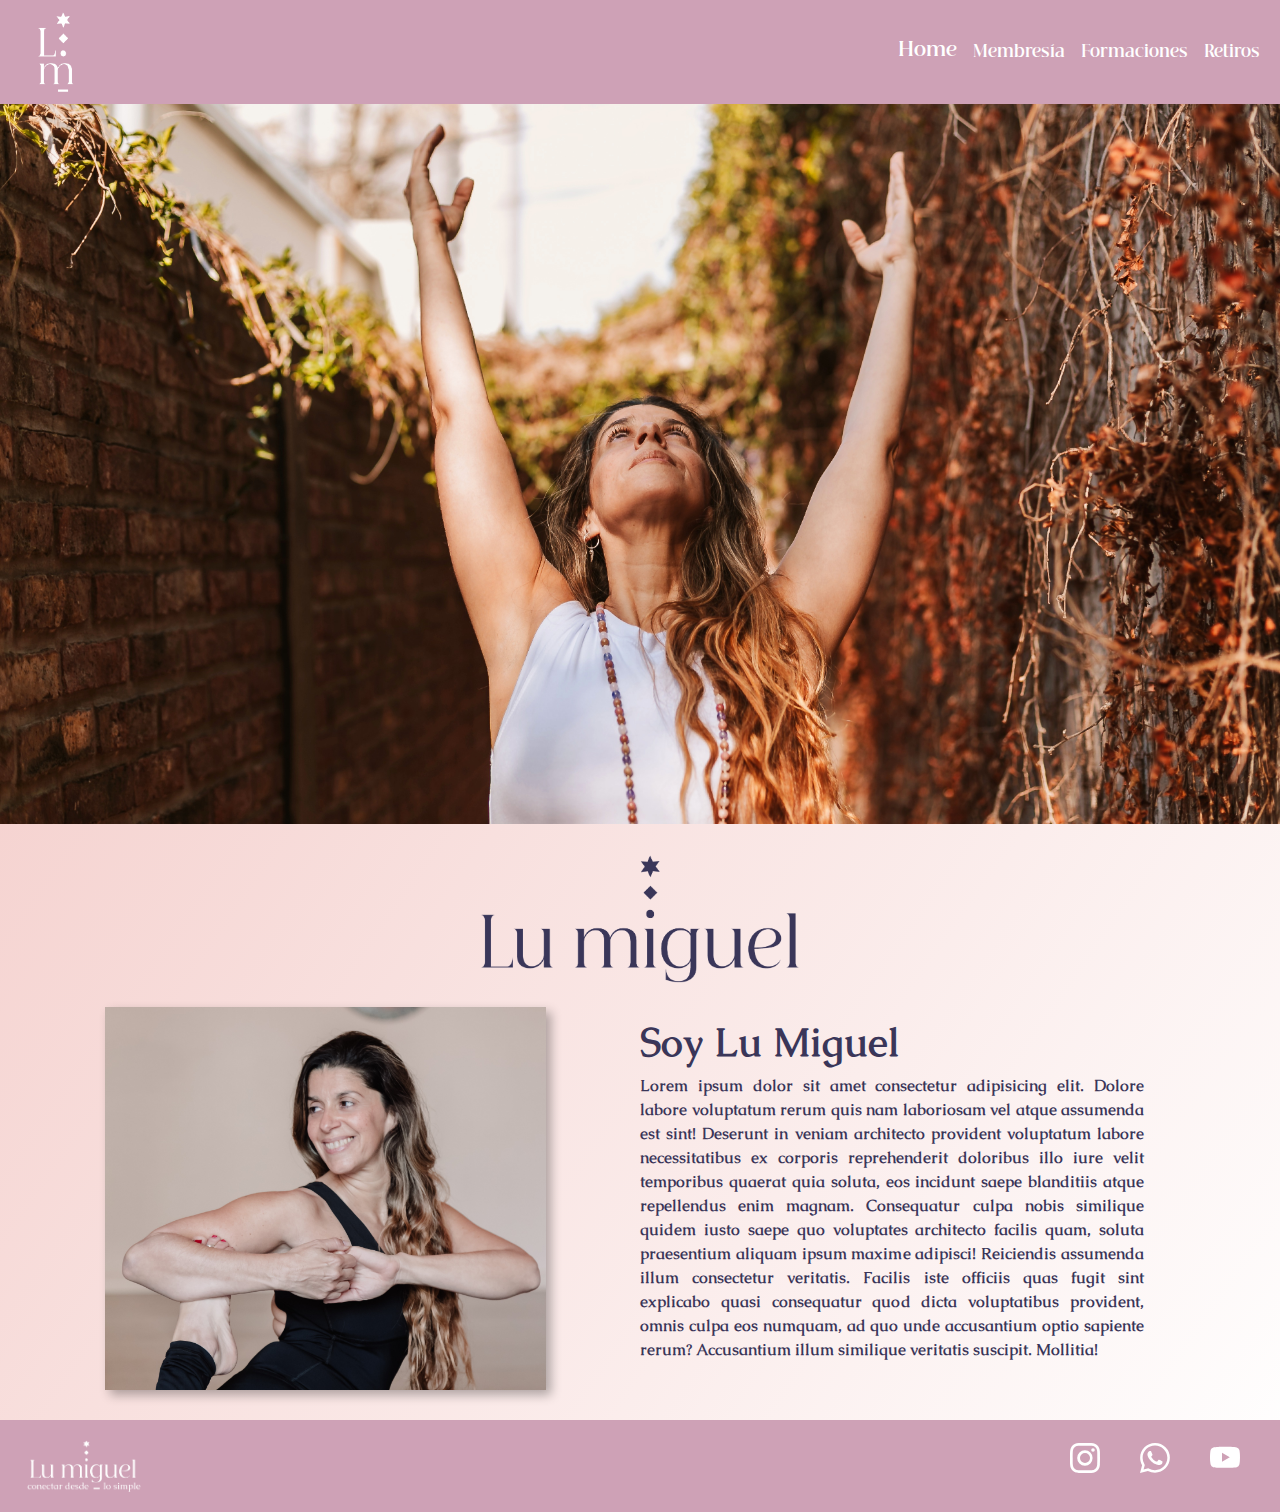
<file: index.html>
<!DOCTYPE html>
<html lang="en">
<head>
    <meta charset="UTF-8">
    <meta name="viewport" content="width=device-width, initial-scale=1.0">
    <link href="https://cdn.jsdelivr.net/npm/bootstrap@5.3.3/dist/css/bootstrap.min.css" rel="stylesheet" integrity="sha384-QWTKZyjpPEjISv5WaRU9OFeRpok6YctnYmDr5pNlyT2bRjXh0JMhjY6hW+ALEwIH" crossorigin="anonymous">
    <link rel="stylesheet" href="./css/style.css">
    <title>Soy Lu Miguel</title>
</head>
<body>
    <header>
        <nav class="navbar navbar-expand-lg bg_header">
            <div class="container-fluid">
                <a class="logo_nav" href="./index.html">
                    <img src="./images/logo_blanco.png" alt="Logo Lu Miguel">
                </a>
                <button class="burguer" type="button" data-bs-toggle="collapse" data-bs-target="#navbarSupportedContent" aria-controls="navbarSupportedContent" aria-expanded="false" aria-label="Toggle navigation">
                    <svg xmlns="http://www.w3.org/2000/svg" fill="currentColor" class="bi bi-list burguer" viewBox="0 0 16 16">
                        <path class="color_icon" fill-rule="evenodd" d="M2.5 12a.5.5 0 0 1 .5-.5h10a.5.5 0 0 1 0 1H3a.5.5 0 0 1-.5-.5m0-4a.5.5 0 0 1 .5-.5h10a.5.5 0 0 1 0 1H3a.5.5 0 0 1-.5-.5m0-4a.5.5 0 0 1 .5-.5h10a.5.5 0 0 1 0 1H3a.5.5 0 0 1-.5-.5"/>
                    </svg>
                </button>
                <div class="collapse navbar-collapse" id="navbarSupportedContent">
                    <ul class="navbar-nav me-auto mb-2 mb-lg-0 link_header">
                        <li class="nav-item">
                            <a class="nav-link link_active" href="./index.html">Home</a>
                        </li>
                        <li class="nav-item">
                            <a class="nav-link" href="./pages/membresia.html">Membresía</a>
                        </li>
                        <li class="nav-item">
                            <a class="nav-link" href="./pages/formaciones.html">Formaciones</a>
                        </li>
                        <li class="nav-item">
                            <a class="nav-link" href="./pages/retiros.html">Retiros</a>
                        </li>
                    </ul>
                </div>
            </div>
        </nav>
        <div class="cover_home">
        </div>
    </header>

    <main>
        <div class="flexcolumn">
            <img src="./images/logo_home.png" class="img_logoHome" alt="Logo Lu Miguel">            
        </div>
        <section class="main_section">
                <div class="flexcolumn">
                    <img src="./images/luMiguel_home.jpg" class="img_mainHome" alt="Lu Miguel en postura de yoga">
                </div>                
                <div>
                    <h1>
                        Soy Lu Miguel
                    </h1>
                    <p>
                        Lorem ipsum dolor sit amet consectetur adipisicing elit. Dolore labore voluptatum rerum quis nam laboriosam vel atque assumenda est sint! Deserunt in veniam architecto provident voluptatum labore necessitatibus ex corporis reprehenderit doloribus illo iure velit temporibus quaerat quia soluta, eos incidunt saepe blanditiis atque repellendus enim magnam. Consequatur culpa nobis similique quidem iusto saepe quo voluptates architecto facilis quam, soluta praesentium aliquam ipsum maxime adipisci! Reiciendis assumenda illum consectetur veritatis. Facilis iste officiis quas fugit sint explicabo quasi consequatur quod dicta voluptatibus provident, omnis culpa eos numquam, ad quo unde accusantium optio sapiente rerum? Accusantium illum similique veritatis suscipit. Mollitia!
                    </p>
                </div>      
        </section>
    </main>
    
    <footer>
        <div>
            <img src="./images/logo_footer.png" class="logo_footer" alt="Lu Miguel - Conectar desde lo simple">
            <div>
                <ul>
                    <li>
                        <a href="https://www.instagram.com/lu_miguel33/" target="_blank">
                            <svg xmlns="http://www.w3.org/2000/svg" fill="currentColor" class="bi bi-instagram" viewBox="0 0 16 16">
                                <path class="color_icon" d="M8 0C5.829 0 5.556.01 4.703.048 3.85.088 3.269.222 2.76.42a3.9 3.9 0 0 0-1.417.923A3.9 3.9 0 0 0 .42 2.76C.222 3.268.087 3.85.048 4.7.01 5.555 0 5.827 0 8.001c0 2.172.01 2.444.048 3.297.04.852.174 1.433.372 1.942.205.526.478.972.923 1.417.444.445.89.719 1.416.923.51.198 1.09.333 1.942.372C5.555 15.99 5.827 16 8 16s2.444-.01 3.298-.048c.851-.04 1.434-.174 1.943-.372a3.9 3.9 0 0 0 1.416-.923c.445-.445.718-.891.923-1.417.197-.509.332-1.09.372-1.942C15.99 10.445 16 10.173 16 8s-.01-2.445-.048-3.299c-.04-.851-.175-1.433-.372-1.941a3.9 3.9 0 0 0-.923-1.417A3.9 3.9 0 0 0 13.24.42c-.51-.198-1.092-.333-1.943-.372C10.443.01 10.172 0 7.998 0zm-.717 1.442h.718c2.136 0 2.389.007 3.232.046.78.035 1.204.166 1.486.275.373.145.64.319.92.599s.453.546.598.92c.11.281.24.705.275 1.485.039.843.047 1.096.047 3.231s-.008 2.389-.047 3.232c-.035.78-.166 1.203-.275 1.485a2.5 2.5 0 0 1-.599.919c-.28.28-.546.453-.92.598-.28.11-.704.24-1.485.276-.843.038-1.096.047-3.232.047s-2.39-.009-3.233-.047c-.78-.036-1.203-.166-1.485-.276a2.5 2.5 0 0 1-.92-.598 2.5 2.5 0 0 1-.6-.92c-.109-.281-.24-.705-.275-1.485-.038-.843-.046-1.096-.046-3.233s.008-2.388.046-3.231c.036-.78.166-1.204.276-1.486.145-.373.319-.64.599-.92s.546-.453.92-.598c.282-.11.705-.24 1.485-.276.738-.034 1.024-.044 2.515-.045zm4.988 1.328a.96.96 0 1 0 0 1.92.96.96 0 0 0 0-1.92m-4.27 1.122a4.109 4.109 0 1 0 0 8.217 4.109 4.109 0 0 0 0-8.217m0 1.441a2.667 2.667 0 1 1 0 5.334 2.667 2.667 0 0 1 0-5.334"/>
                            </svg>
                        </a>                        
                    </li>
                    <li>
                        <a href="https://api.whatsapp.com/send/?phone=5493424279102&text&type=phone_number&app_absent=0" target="_blank">
                            <svg xmlns="http://www.w3.org/2000/svg" fill="currentColor" class="bi bi-whatsapp" viewBox="0 0 16 16">
                                <path class="color_icon" d="M13.601 2.326A7.85 7.85 0 0 0 7.994 0C3.627 0 .068 3.558.064 7.926c0 1.399.366 2.76 1.057 3.965L0 16l4.204-1.102a7.9 7.9 0 0 0 3.79.965h.004c4.368 0 7.926-3.558 7.93-7.93A7.9 7.9 0 0 0 13.6 2.326zM7.994 14.521a6.6 6.6 0 0 1-3.356-.92l-.24-.144-2.494.654.666-2.433-.156-.251a6.56 6.56 0 0 1-1.007-3.505c0-3.626 2.957-6.584 6.591-6.584a6.56 6.56 0 0 1 4.66 1.931 6.56 6.56 0 0 1 1.928 4.66c-.004 3.639-2.961 6.592-6.592 6.592m3.615-4.934c-.197-.099-1.17-.578-1.353-.646-.182-.065-.315-.099-.445.099-.133.197-.513.646-.627.775-.114.133-.232.148-.43.05-.197-.1-.836-.308-1.592-.985-.59-.525-.985-1.175-1.103-1.372-.114-.198-.011-.304.088-.403.087-.088.197-.232.296-.346.1-.114.133-.198.198-.33.065-.134.034-.248-.015-.347-.05-.099-.445-1.076-.612-1.47-.16-.389-.323-.335-.445-.34-.114-.007-.247-.007-.38-.007a.73.73 0 0 0-.529.247c-.182.198-.691.677-.691 1.654s.71 1.916.81 2.049c.098.133 1.394 2.132 3.383 2.992.47.205.84.326 1.129.418.475.152.904.129 1.246.08.38-.058 1.171-.48 1.338-.943.164-.464.164-.86.114-.943-.049-.084-.182-.133-.38-.232"/>
                            </svg>
                        </a>
                    </li>
                    <li>
                        <a href="https://www.youtube.com/" target="_blank">
                            <svg xmlns="http://www.w3.org/2000/svg" fill="currentColor" class="bi bi-youtube" viewBox="0 0 16 16">
                                <path class="color_icon" d="M8.051 1.999h.089c.822.003 4.987.033 6.11.335a2.01 2.01 0 0 1 1.415 1.42c.101.38.172.883.22 1.402l.01.104.022.26.008.104c.065.914.073 1.77.074 1.957v.075c-.001.194-.01 1.108-.082 2.06l-.008.105-.009.104c-.05.572-.124 1.14-.235 1.558a2.01 2.01 0 0 1-1.415 1.42c-1.16.312-5.569.334-6.18.335h-.142c-.309 0-1.587-.006-2.927-.052l-.17-.006-.087-.004-.171-.007-.171-.007c-1.11-.049-2.167-.128-2.654-.26a2.01 2.01 0 0 1-1.415-1.419c-.111-.417-.185-.986-.235-1.558L.09 9.82l-.008-.104A31 31 0 0 1 0 7.68v-.123c.002-.215.01-.958.064-1.778l.007-.103.003-.052.008-.104.022-.26.01-.104c.048-.519.119-1.023.22-1.402a2.01 2.01 0 0 1 1.415-1.42c.487-.13 1.544-.21 2.654-.26l.17-.007.172-.006.086-.003.171-.007A100 100 0 0 1 7.858 2zM6.4 5.209v4.818l4.157-2.408z"/>
                            </svg>
                        </a>
                    </li>
                </ul>
            </div>
        </div>
    </footer>
    <script src="https://cdn.jsdelivr.net/npm/bootstrap@5.3.3/dist/js/bootstrap.bundle.min.js" integrity="sha384-YvpcrYf0tY3lHB60NNkmXc5s9fDVZLESaAA55NDzOxhy9GkcIdslK1eN7N6jIeHz" crossorigin="anonymous"></script>
</body>
</html>
</file>
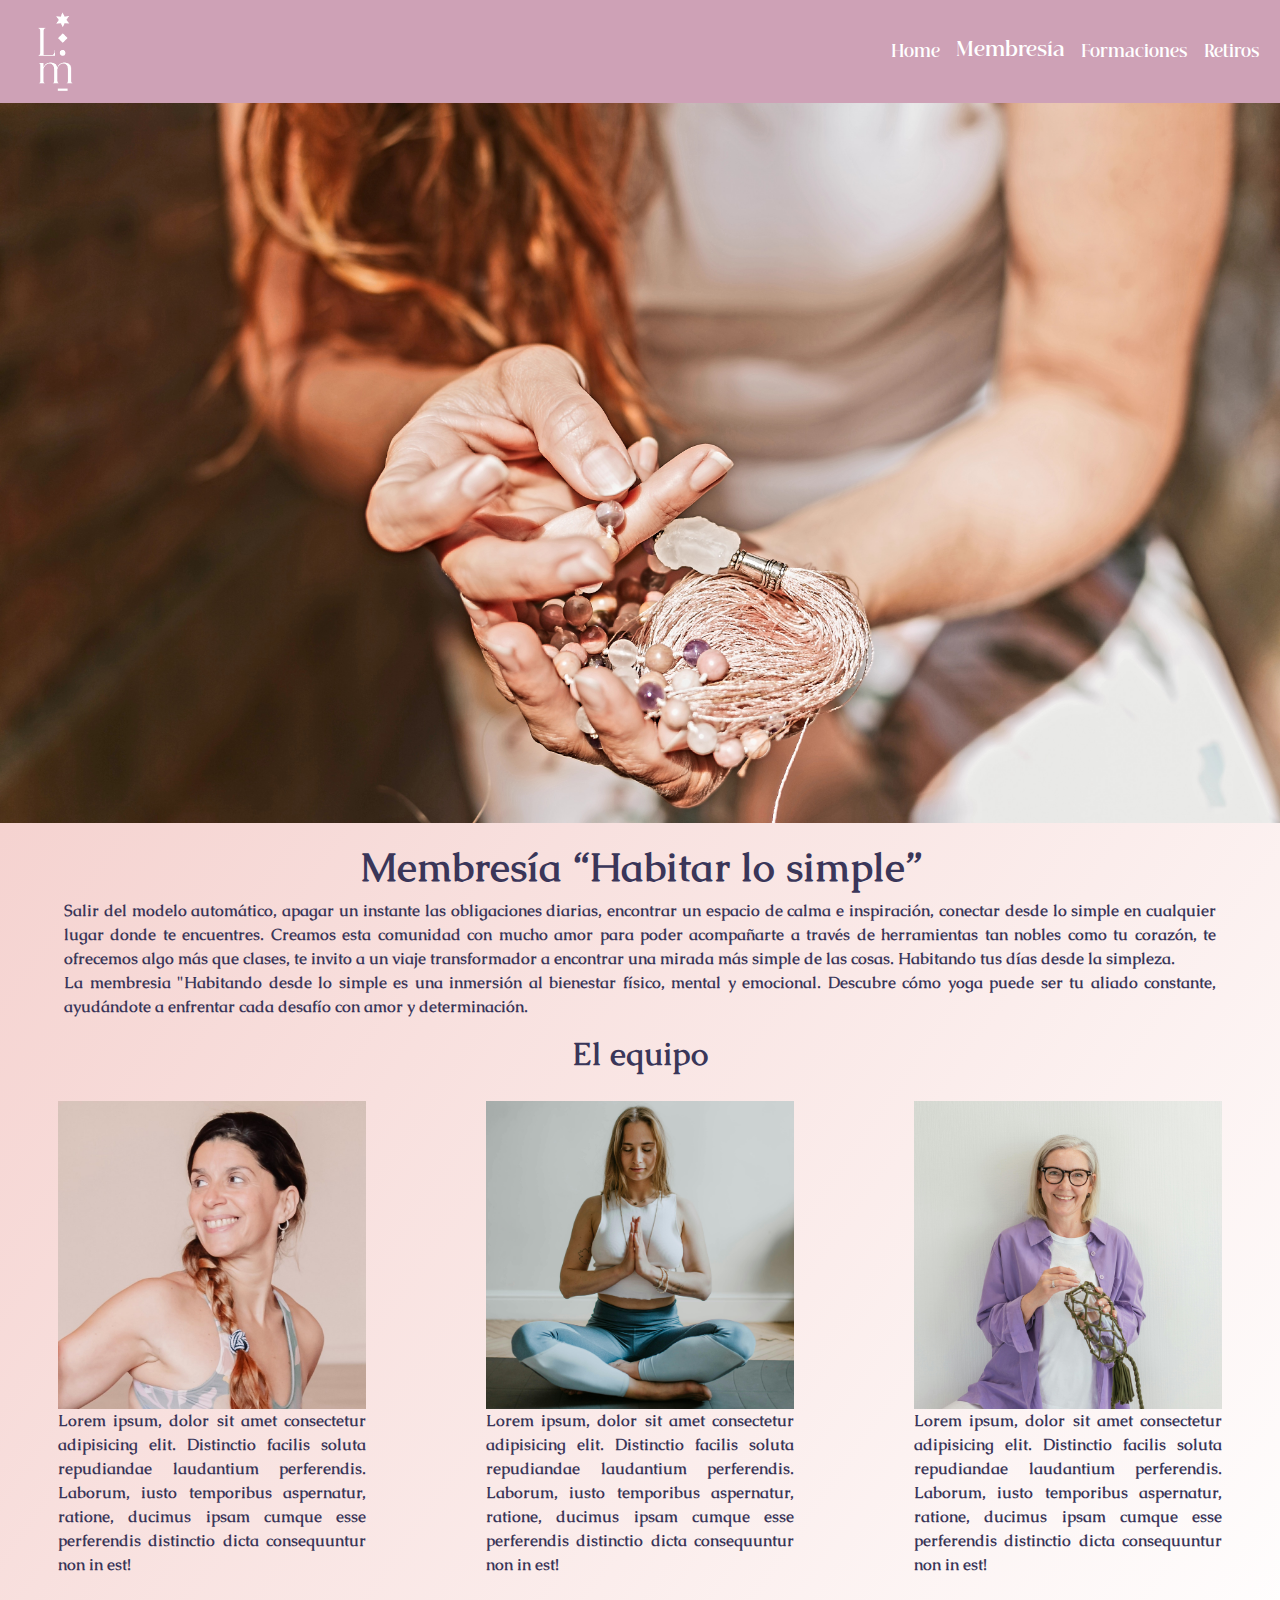
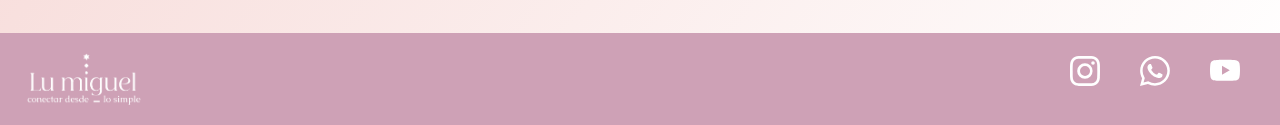
<file: pages/membresia.html>
<!DOCTYPE html>
<html lang="en">
<head>
    <meta charset="UTF-8">
    <meta name="viewport" content="width=device-width, initial-scale=1.0">
    <link href="https://cdn.jsdelivr.net/npm/bootstrap@5.3.3/dist/css/bootstrap.min.css" rel="stylesheet" integrity="sha384-QWTKZyjpPEjISv5WaRU9OFeRpok6YctnYmDr5pNlyT2bRjXh0JMhjY6hW+ALEwIH" crossorigin="anonymous">
    <link rel="stylesheet" href="../css/style.css">
    <title>Membresia</title>
</head>
<body>
    <header>
        <nav class="navbar navbar-expand-lg bg_header">
            <div class="container-fluid">
                <a class="logo_nav" href="../index.html">
                    <img src="../images/logo_blanco.png" alt="Logo Lu Miguel">
                </a>
                <button class="burguer" type="button" data-bs-toggle="collapse" data-bs-target="#navbarSupportedContent" aria-controls="navbarSupportedContent" aria-expanded="false" aria-label="Toggle navigation">
                    <svg xmlns="http://www.w3.org/2000/svg" fill="currentColor" class="bi bi-list burguer" viewBox="0 0 16 16">
                        <path class="color_icon" fill-rule="evenodd" d="M2.5 12a.5.5 0 0 1 .5-.5h10a.5.5 0 0 1 0 1H3a.5.5 0 0 1-.5-.5m0-4a.5.5 0 0 1 .5-.5h10a.5.5 0 0 1 0 1H3a.5.5 0 0 1-.5-.5m0-4a.5.5 0 0 1 .5-.5h10a.5.5 0 0 1 0 1H3a.5.5 0 0 1-.5-.5"/>
                    </svg>
                </button>
                <div class="collapse navbar-collapse" id="navbarSupportedContent">
                    <ul class="navbar-nav me-auto mb-2 mb-lg-0 link_header">
                        <li class="nav-item">
                            <a class="nav-link" href="../index.html">Home</a>
                        </li>
                        <li class="nav-item">
                            <a class="nav-link link_active" href="./membresia.html">Membresía</a>
                        </li>
                        <li class="nav-item">
                            <a class="nav-link" href="./formaciones.html">Formaciones</a>
                        </li>
                        <li class="nav-item">
                            <a class="nav-link" href="./retiros.html">Retiros</a>
                        </li>
                    </ul>
                </div>
            </div>
        </nav>
        <div class="cover_membresia">
        </div>
    </header>

    <main >
        <section class="presentacion_membresia">
            <h1> Membresía “Habitar lo simple” </h1>
            <p>
                Salir del modelo automático, apagar un instante las obligaciones diarias, encontrar un espacio de calma e inspiración, conectar desde lo simple en cualquier lugar donde te encuentres.
                Creamos esta comunidad con mucho amor para poder acompañarte a través de herramientas tan nobles como tu corazón, te ofrecemos algo más que clases, te invito a un viaje transformador a encontrar una mirada más simple de las cosas. Habitando tus días desde la simpleza.
                <br>
                La membresia "Habitando desde lo simple es una inmersión al bienestar físico, mental y emocional. Descubre cómo yoga puede ser tu aliado constante, ayudándote a enfrentar cada desafío con amor y determinación.
            </p>
        </section>
        
        <section >
            <h2>
                El equipo
            </h2>
            <div class="equipo_membresia">
                <div>
                    <img src="../images/equipo_LuMiguel.jpg" alt="Lu Miguel">
                    <p>
                        Lorem ipsum, dolor sit amet consectetur adipisicing elit. Distinctio facilis soluta repudiandae laudantium perferendis. Laborum, iusto temporibus aspernatur, ratione, ducimus ipsam cumque esse perferendis distinctio dicta consequuntur non in est!
                    </p>
                </div>
                <div>
                    <img src="../images/equipo_2.jpg" alt="">
                    <p>
                        Lorem ipsum, dolor sit amet consectetur adipisicing elit. Distinctio facilis soluta repudiandae laudantium perferendis. Laborum, iusto temporibus aspernatur, ratione, ducimus ipsam cumque esse perferendis distinctio dicta consequuntur non in est!
                    </p>
                </div>
                <div>
                    <img src="../images/equipo_3.jpg" alt="">
                    <p>
                        Lorem ipsum, dolor sit amet consectetur adipisicing elit. Distinctio facilis soluta repudiandae laudantium perferendis. Laborum, iusto temporibus aspernatur, ratione, ducimus ipsam cumque esse perferendis distinctio dicta consequuntur non in est!
                    </p>
                </div>
            </div>
        </section>


    </main>

    <footer>
        <div>
            <img src="../images/logo_footer.png" class="logo_footer" alt="Lu Miguel - Conectar desde lo simple">
            <div>
                <ul>
                    <li>
                        <a href="https://www.instagram.com/lu_miguel33/" target="_blank">
                            <svg xmlns="http://www.w3.org/2000/svg" fill="currentColor" class="bi bi-instagram" viewBox="0 0 16 16">
                                <path class="color_icon" d="M8 0C5.829 0 5.556.01 4.703.048 3.85.088 3.269.222 2.76.42a3.9 3.9 0 0 0-1.417.923A3.9 3.9 0 0 0 .42 2.76C.222 3.268.087 3.85.048 4.7.01 5.555 0 5.827 0 8.001c0 2.172.01 2.444.048 3.297.04.852.174 1.433.372 1.942.205.526.478.972.923 1.417.444.445.89.719 1.416.923.51.198 1.09.333 1.942.372C5.555 15.99 5.827 16 8 16s2.444-.01 3.298-.048c.851-.04 1.434-.174 1.943-.372a3.9 3.9 0 0 0 1.416-.923c.445-.445.718-.891.923-1.417.197-.509.332-1.09.372-1.942C15.99 10.445 16 10.173 16 8s-.01-2.445-.048-3.299c-.04-.851-.175-1.433-.372-1.941a3.9 3.9 0 0 0-.923-1.417A3.9 3.9 0 0 0 13.24.42c-.51-.198-1.092-.333-1.943-.372C10.443.01 10.172 0 7.998 0zm-.717 1.442h.718c2.136 0 2.389.007 3.232.046.78.035 1.204.166 1.486.275.373.145.64.319.92.599s.453.546.598.92c.11.281.24.705.275 1.485.039.843.047 1.096.047 3.231s-.008 2.389-.047 3.232c-.035.78-.166 1.203-.275 1.485a2.5 2.5 0 0 1-.599.919c-.28.28-.546.453-.92.598-.28.11-.704.24-1.485.276-.843.038-1.096.047-3.232.047s-2.39-.009-3.233-.047c-.78-.036-1.203-.166-1.485-.276a2.5 2.5 0 0 1-.92-.598 2.5 2.5 0 0 1-.6-.92c-.109-.281-.24-.705-.275-1.485-.038-.843-.046-1.096-.046-3.233s.008-2.388.046-3.231c.036-.78.166-1.204.276-1.486.145-.373.319-.64.599-.92s.546-.453.92-.598c.282-.11.705-.24 1.485-.276.738-.034 1.024-.044 2.515-.045zm4.988 1.328a.96.96 0 1 0 0 1.92.96.96 0 0 0 0-1.92m-4.27 1.122a4.109 4.109 0 1 0 0 8.217 4.109 4.109 0 0 0 0-8.217m0 1.441a2.667 2.667 0 1 1 0 5.334 2.667 2.667 0 0 1 0-5.334"/>
                            </svg>
                        </a>                        
                    </li>
                    <li>
                        <a href="https://api.whatsapp.com/send/?phone=5493424279102&text&type=phone_number&app_absent=0" target="_blank">
                            <svg xmlns="http://www.w3.org/2000/svg" fill="currentColor" class="bi bi-whatsapp" viewBox="0 0 16 16">
                                <path class="color_icon" d="M13.601 2.326A7.85 7.85 0 0 0 7.994 0C3.627 0 .068 3.558.064 7.926c0 1.399.366 2.76 1.057 3.965L0 16l4.204-1.102a7.9 7.9 0 0 0 3.79.965h.004c4.368 0 7.926-3.558 7.93-7.93A7.9 7.9 0 0 0 13.6 2.326zM7.994 14.521a6.6 6.6 0 0 1-3.356-.92l-.24-.144-2.494.654.666-2.433-.156-.251a6.56 6.56 0 0 1-1.007-3.505c0-3.626 2.957-6.584 6.591-6.584a6.56 6.56 0 0 1 4.66 1.931 6.56 6.56 0 0 1 1.928 4.66c-.004 3.639-2.961 6.592-6.592 6.592m3.615-4.934c-.197-.099-1.17-.578-1.353-.646-.182-.065-.315-.099-.445.099-.133.197-.513.646-.627.775-.114.133-.232.148-.43.05-.197-.1-.836-.308-1.592-.985-.59-.525-.985-1.175-1.103-1.372-.114-.198-.011-.304.088-.403.087-.088.197-.232.296-.346.1-.114.133-.198.198-.33.065-.134.034-.248-.015-.347-.05-.099-.445-1.076-.612-1.47-.16-.389-.323-.335-.445-.34-.114-.007-.247-.007-.38-.007a.73.73 0 0 0-.529.247c-.182.198-.691.677-.691 1.654s.71 1.916.81 2.049c.098.133 1.394 2.132 3.383 2.992.47.205.84.326 1.129.418.475.152.904.129 1.246.08.38-.058 1.171-.48 1.338-.943.164-.464.164-.86.114-.943-.049-.084-.182-.133-.38-.232"/>
                            </svg>
                        </a>
                    </li>
                    <li>
                        <a href="https://www.youtube.com/" target="_blank">
                            <svg xmlns="http://www.w3.org/2000/svg" fill="currentColor" class="bi bi-youtube" viewBox="0 0 16 16">
                                <path class="color_icon" d="M8.051 1.999h.089c.822.003 4.987.033 6.11.335a2.01 2.01 0 0 1 1.415 1.42c.101.38.172.883.22 1.402l.01.104.022.26.008.104c.065.914.073 1.77.074 1.957v.075c-.001.194-.01 1.108-.082 2.06l-.008.105-.009.104c-.05.572-.124 1.14-.235 1.558a2.01 2.01 0 0 1-1.415 1.42c-1.16.312-5.569.334-6.18.335h-.142c-.309 0-1.587-.006-2.927-.052l-.17-.006-.087-.004-.171-.007-.171-.007c-1.11-.049-2.167-.128-2.654-.26a2.01 2.01 0 0 1-1.415-1.419c-.111-.417-.185-.986-.235-1.558L.09 9.82l-.008-.104A31 31 0 0 1 0 7.68v-.123c.002-.215.01-.958.064-1.778l.007-.103.003-.052.008-.104.022-.26.01-.104c.048-.519.119-1.023.22-1.402a2.01 2.01 0 0 1 1.415-1.42c.487-.13 1.544-.21 2.654-.26l.17-.007.172-.006.086-.003.171-.007A100 100 0 0 1 7.858 2zM6.4 5.209v4.818l4.157-2.408z"/>
                            </svg>
                        </a>
                    </li>
                </ul>
            </div>
        </div>
    </footer>

    <script src="https://cdn.jsdelivr.net/npm/bootstrap@5.3.3/dist/js/bootstrap.bundle.min.js" integrity="sha384-YvpcrYf0tY3lHB60NNkmXc5s9fDVZLESaAA55NDzOxhy9GkcIdslK1eN7N6jIeHz" crossorigin="anonymous"></script>
</body>
</html>
</file>
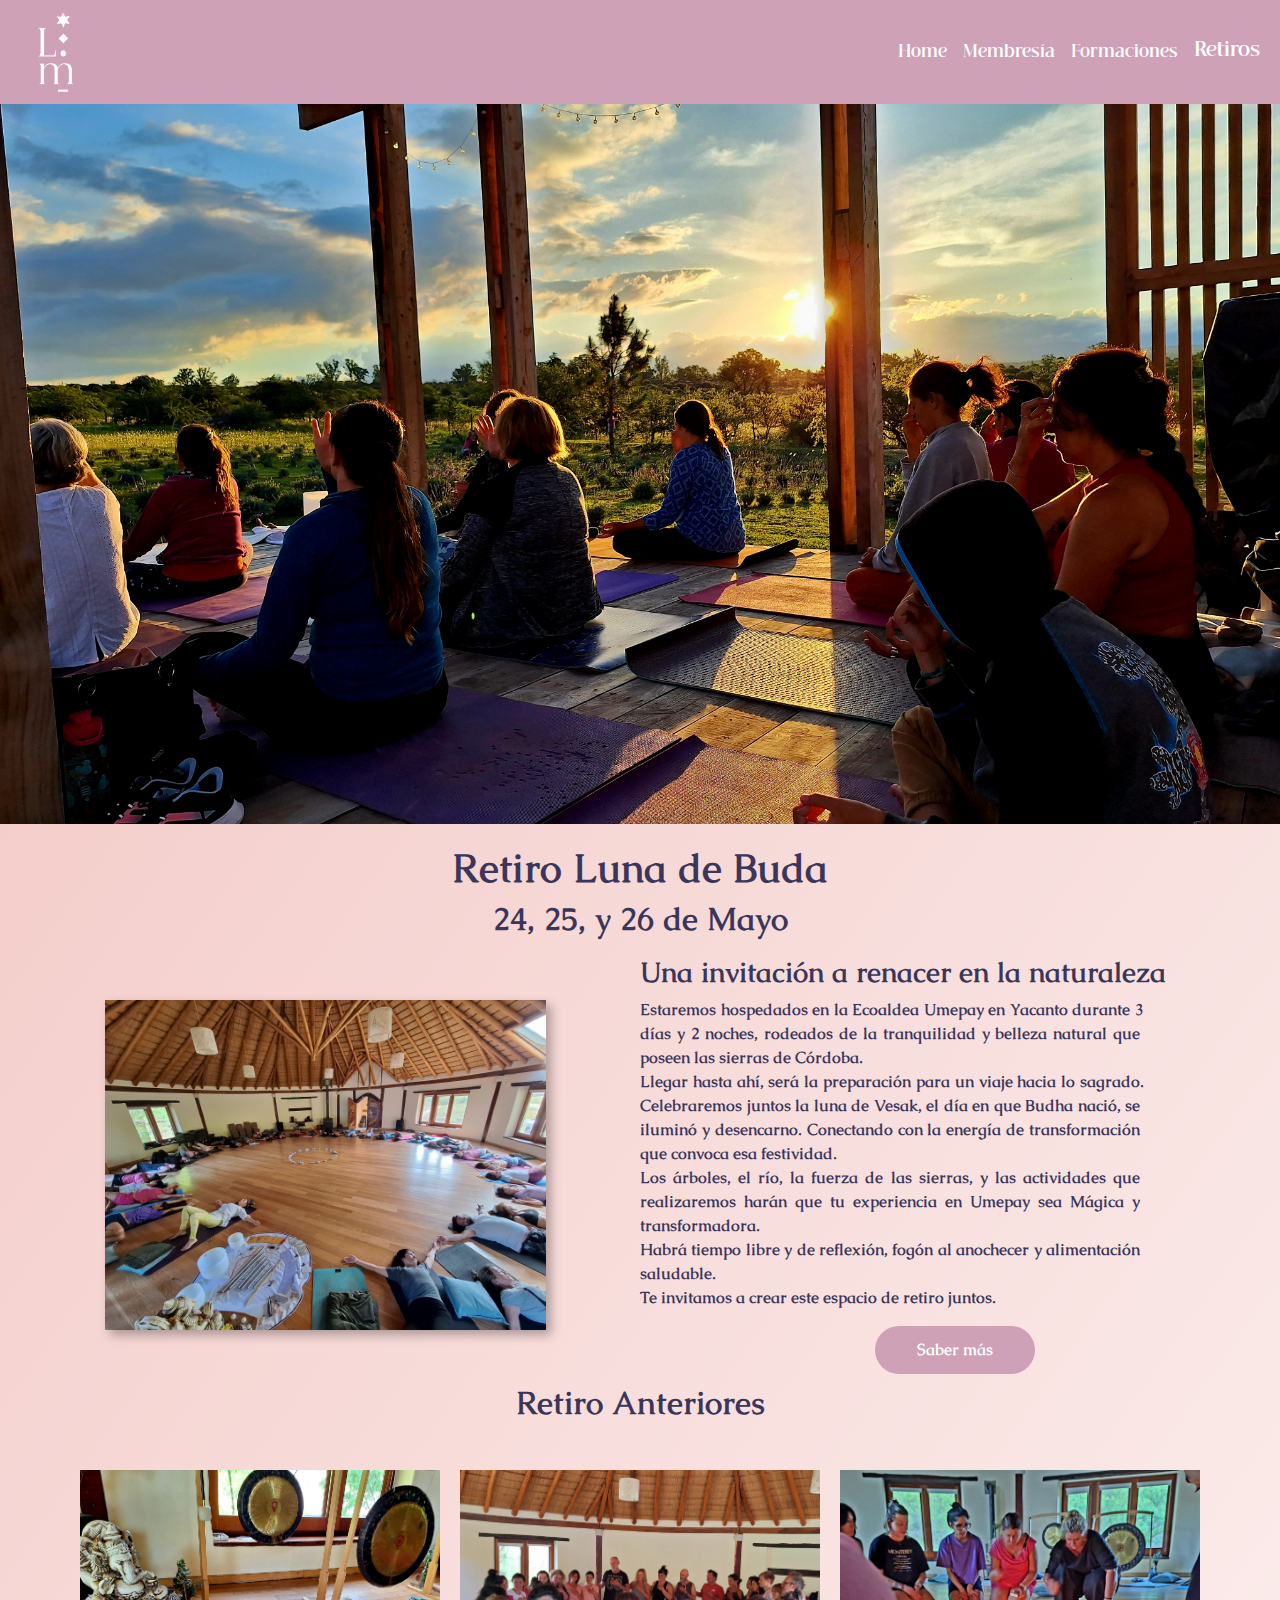
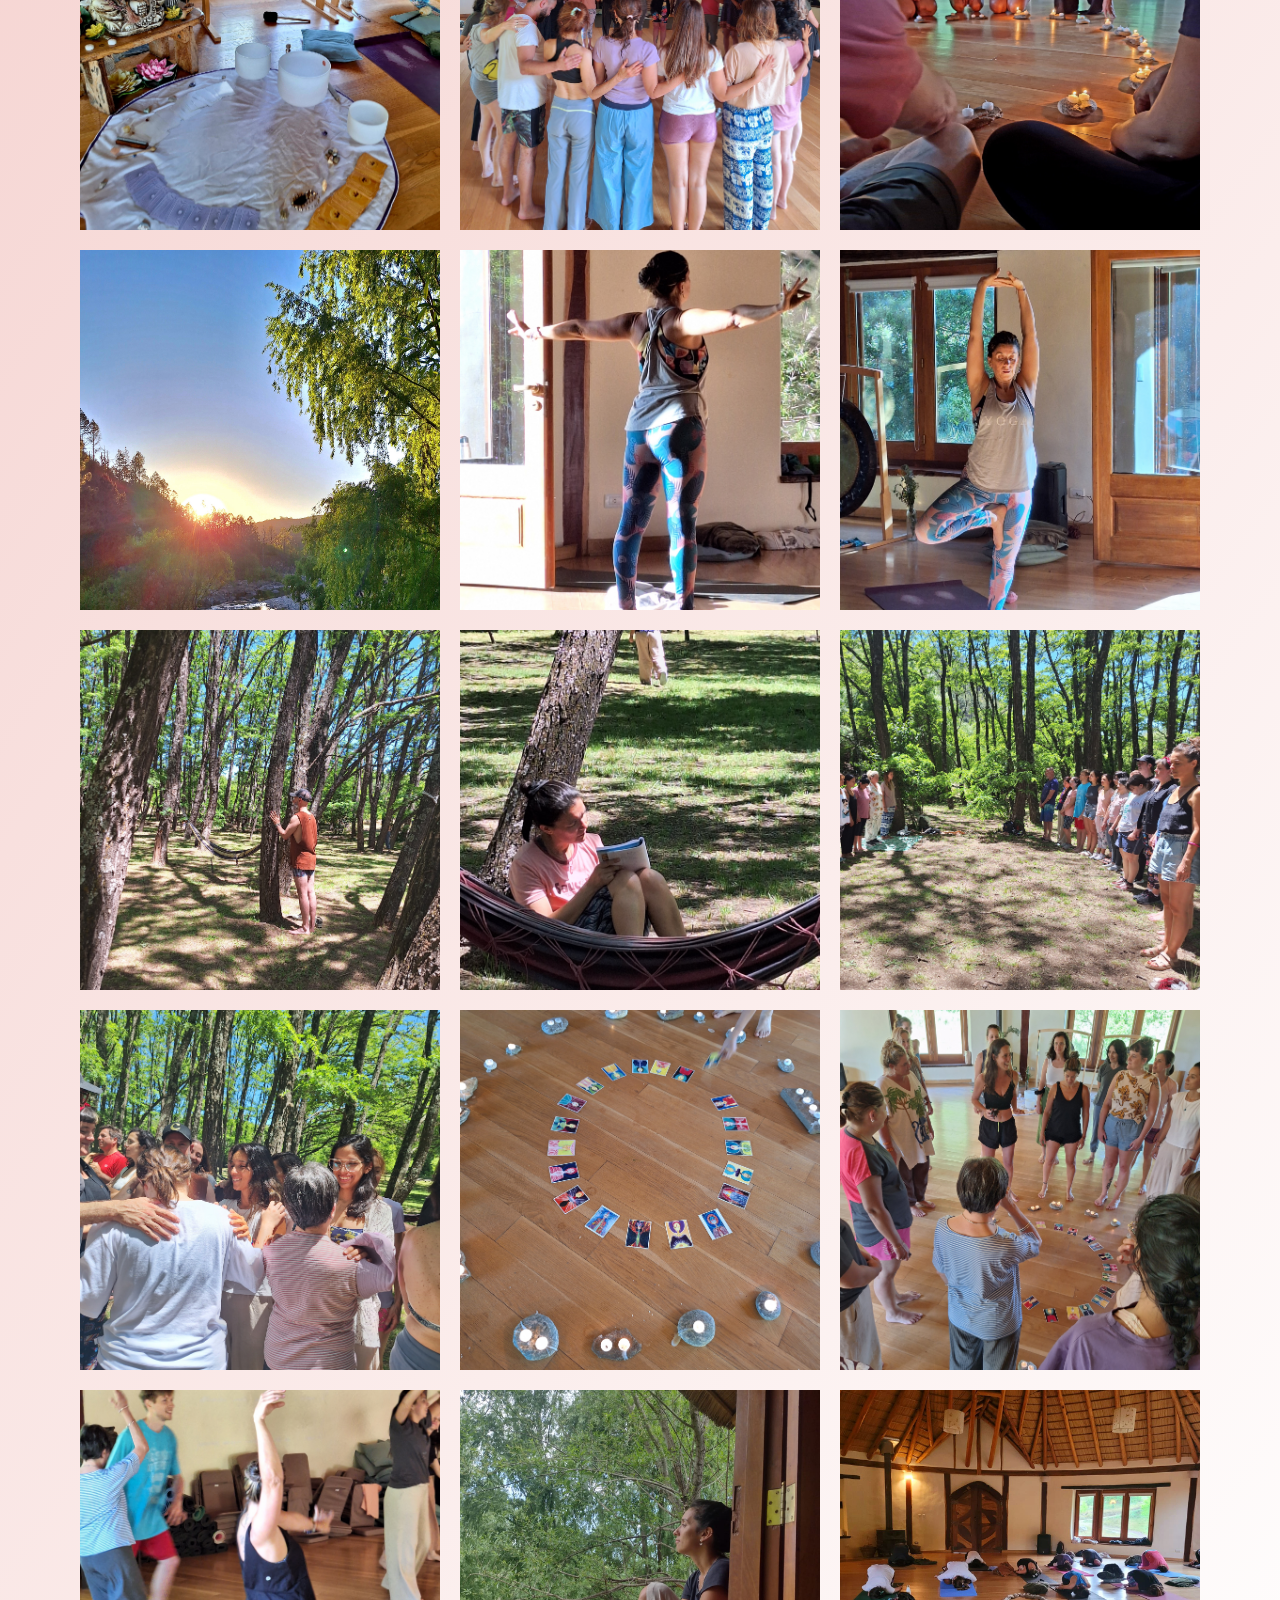
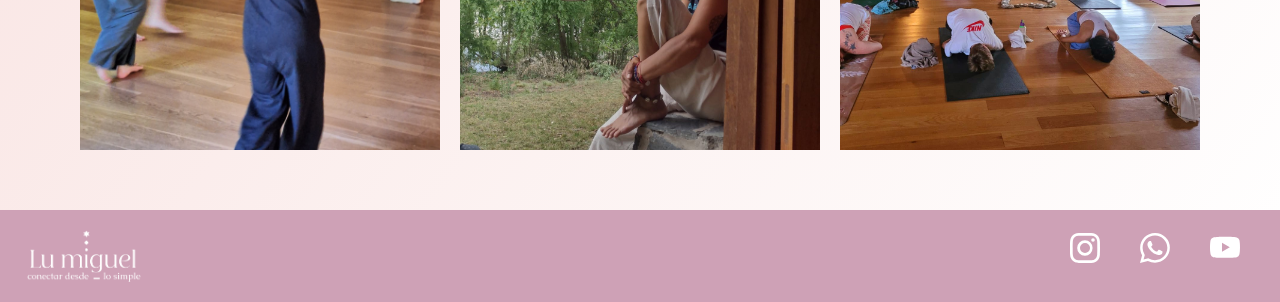
<file: pages/retiros.html>
<!DOCTYPE html>
<html lang="en">
<head>
    <meta charset="UTF-8">
    <meta name="viewport" content="width=device-width, initial-scale=1.0">
    <link href="https://cdn.jsdelivr.net/npm/bootstrap@5.3.3/dist/css/bootstrap.min.css" rel="stylesheet" integrity="sha384-QWTKZyjpPEjISv5WaRU9OFeRpok6YctnYmDr5pNlyT2bRjXh0JMhjY6hW+ALEwIH" crossorigin="anonymous">
    <link rel="stylesheet" href="../css/style.css">
    <title>Retiros</title>
</head>
<body>
    <header>
        <nav class="navbar navbar-expand-lg bg_header">
            <div class="container-fluid">
                <a class="logo_nav" href="../index.html">
                    <img src="../images/logo_blanco.png" alt="Logo Lu Miguel">
                </a>
                <button class="burguer" type="button" data-bs-toggle="collapse" data-bs-target="#navbarSupportedContent" aria-controls="navbarSupportedContent" aria-expanded="false" aria-label="Toggle navigation">
                    <svg xmlns="http://www.w3.org/2000/svg" fill="currentColor" class="bi bi-list burguer" viewBox="0 0 16 16">
                        <path class="color_icon" fill-rule="evenodd" d="M2.5 12a.5.5 0 0 1 .5-.5h10a.5.5 0 0 1 0 1H3a.5.5 0 0 1-.5-.5m0-4a.5.5 0 0 1 .5-.5h10a.5.5 0 0 1 0 1H3a.5.5 0 0 1-.5-.5m0-4a.5.5 0 0 1 .5-.5h10a.5.5 0 0 1 0 1H3a.5.5 0 0 1-.5-.5"/>
                    </svg>
                </button>
                <div class="collapse navbar-collapse" id="navbarSupportedContent">
                    <ul class="navbar-nav me-auto mb-2 mb-lg-0 link_header">
                        <li class="nav-item">
                            <a class="nav-link" href="../index.html">Home</a>
                        </li>
                        <li class="nav-item">
                            <a class="nav-link" href="./membresia.html">Membresía</a>
                        </li>
                        <li class="nav-item">
                            <a class="nav-link" href="./formaciones.html">Formaciones</a>
                        </li>
                        <li class="nav-item">
                            <a class="nav-link link_active" href="./retiros.html">Retiros</a>
                        </li>
                    </ul>
                </div>
            </div>
        </nav>
        <div class="cover_retiros">
        </div>
    </header>

    <main>
        <h1>
            Retiro Luna de Buda
        </h1>
        <h2>
            24, 25, y 26 de Mayo
        </h2>
        <section class="main_section">
            <div class="flexcolumn">
                <img src="../images/retiro_lunaDeBuda.jpg" class="img_mainHome" alt="Personas descansando luego de la practica de yoga">
            </div>                
            <div>
                <h3>
                    Una invitación a renacer en la ​naturaleza
                </h3>
                <p>
                    Estaremos hospedados en la Ecoaldea Umepay en Yacanto durante ​3 días y 2 noches, rodeados de la tranquilidad y belleza natural que ​poseen las sierras de Córdoba. 
                    <br>
                    Llegar hasta ahí, será la preparación para un viaje hacia lo sagrado. Celebraremos juntos la luna de Vesak, el día en que Budha nació, se ​iluminó y desencarno. Conectando con la energía de transformación ​que convoca esa festividad.
                    <br>
                    Los árboles, el río, la fuerza de las sierras, y las actividades que ​realizaremos harán que tu experiencia en Umepay sea Mágica y ​transformadora.
                    <br>
                    Habrá tiempo libre y de reflexión, fogón al anochecer y alimentación ​saludable.
                    <br>
                    Te invitamos a crear este espacio de retiro juntos.
                </p>
                <a href="https://arunayoga.my.canva.site/retiroumepay" class="button_SaberMas" target="_blank">
                    <button> Saber más</button>
                </a>    
            </div>      
        </section>

        <h2>
            Retiro Anteriores
        </h2>
        <section class="grilla_retiros">
            <img src="../images/retiros/20231110_172115.jpg" alt="">
            <img src="../images/retiros/20231110_172525.jpg" alt="">
            <img src="../images/retiros/20231110_193300.jpg" alt="">
            <img src="../images/retiros/20231111_065143.jpg" alt="">
            <img src="../images/retiros/20231111_072853.jpg" alt="">
            <img src="../images/retiros/20231111_080319.jpg" alt="">
            <img src="../images/retiros/20231111_112923.jpg" alt="">
            <img src="../images/retiros/20231111_112931.jpg" alt="">
            <img src="../images/retiros/20231111_114554.jpg" alt="">
            <img src="../images/retiros/20231111_114938.jpg" alt="">
            <img src="../images/retiros/20231111_163708.jpg" alt="">
            <img src="../images/retiros/20231111_164450.jpg" alt="">
            <img src="../images/retiros/20231111_170408.jpg" alt="">
            <img src="../images/retiros/IMG-20231110-WA0082.jpg" alt="">
            <img src="../images/retiros/IMG-20231112-WA0003.jpg" alt="">
        </section>
    </main>

    <footer>
        <div>
            <img src="../images/logo_footer.png" class="logo_footer" alt="Lu Miguel - Conectar desde lo simple">
            <div>
                <ul>
                    <li>
                        <a href="https://www.instagram.com/lu_miguel33/" target="_blank">
                            <svg xmlns="http://www.w3.org/2000/svg" fill="currentColor" class="bi bi-instagram" viewBox="0 0 16 16">
                                <path class="color_icon" d="M8 0C5.829 0 5.556.01 4.703.048 3.85.088 3.269.222 2.76.42a3.9 3.9 0 0 0-1.417.923A3.9 3.9 0 0 0 .42 2.76C.222 3.268.087 3.85.048 4.7.01 5.555 0 5.827 0 8.001c0 2.172.01 2.444.048 3.297.04.852.174 1.433.372 1.942.205.526.478.972.923 1.417.444.445.89.719 1.416.923.51.198 1.09.333 1.942.372C5.555 15.99 5.827 16 8 16s2.444-.01 3.298-.048c.851-.04 1.434-.174 1.943-.372a3.9 3.9 0 0 0 1.416-.923c.445-.445.718-.891.923-1.417.197-.509.332-1.09.372-1.942C15.99 10.445 16 10.173 16 8s-.01-2.445-.048-3.299c-.04-.851-.175-1.433-.372-1.941a3.9 3.9 0 0 0-.923-1.417A3.9 3.9 0 0 0 13.24.42c-.51-.198-1.092-.333-1.943-.372C10.443.01 10.172 0 7.998 0zm-.717 1.442h.718c2.136 0 2.389.007 3.232.046.78.035 1.204.166 1.486.275.373.145.64.319.92.599s.453.546.598.92c.11.281.24.705.275 1.485.039.843.047 1.096.047 3.231s-.008 2.389-.047 3.232c-.035.78-.166 1.203-.275 1.485a2.5 2.5 0 0 1-.599.919c-.28.28-.546.453-.92.598-.28.11-.704.24-1.485.276-.843.038-1.096.047-3.232.047s-2.39-.009-3.233-.047c-.78-.036-1.203-.166-1.485-.276a2.5 2.5 0 0 1-.92-.598 2.5 2.5 0 0 1-.6-.92c-.109-.281-.24-.705-.275-1.485-.038-.843-.046-1.096-.046-3.233s.008-2.388.046-3.231c.036-.78.166-1.204.276-1.486.145-.373.319-.64.599-.92s.546-.453.92-.598c.282-.11.705-.24 1.485-.276.738-.034 1.024-.044 2.515-.045zm4.988 1.328a.96.96 0 1 0 0 1.92.96.96 0 0 0 0-1.92m-4.27 1.122a4.109 4.109 0 1 0 0 8.217 4.109 4.109 0 0 0 0-8.217m0 1.441a2.667 2.667 0 1 1 0 5.334 2.667 2.667 0 0 1 0-5.334"/>
                            </svg>
                        </a>                        
                    </li>
                    <li>
                        <a href="https://api.whatsapp.com/send/?phone=5493424279102&text&type=phone_number&app_absent=0" target="_blank">
                            <svg xmlns="http://www.w3.org/2000/svg" fill="currentColor" class="bi bi-whatsapp" viewBox="0 0 16 16">
                                <path class="color_icon" d="M13.601 2.326A7.85 7.85 0 0 0 7.994 0C3.627 0 .068 3.558.064 7.926c0 1.399.366 2.76 1.057 3.965L0 16l4.204-1.102a7.9 7.9 0 0 0 3.79.965h.004c4.368 0 7.926-3.558 7.93-7.93A7.9 7.9 0 0 0 13.6 2.326zM7.994 14.521a6.6 6.6 0 0 1-3.356-.92l-.24-.144-2.494.654.666-2.433-.156-.251a6.56 6.56 0 0 1-1.007-3.505c0-3.626 2.957-6.584 6.591-6.584a6.56 6.56 0 0 1 4.66 1.931 6.56 6.56 0 0 1 1.928 4.66c-.004 3.639-2.961 6.592-6.592 6.592m3.615-4.934c-.197-.099-1.17-.578-1.353-.646-.182-.065-.315-.099-.445.099-.133.197-.513.646-.627.775-.114.133-.232.148-.43.05-.197-.1-.836-.308-1.592-.985-.59-.525-.985-1.175-1.103-1.372-.114-.198-.011-.304.088-.403.087-.088.197-.232.296-.346.1-.114.133-.198.198-.33.065-.134.034-.248-.015-.347-.05-.099-.445-1.076-.612-1.47-.16-.389-.323-.335-.445-.34-.114-.007-.247-.007-.38-.007a.73.73 0 0 0-.529.247c-.182.198-.691.677-.691 1.654s.71 1.916.81 2.049c.098.133 1.394 2.132 3.383 2.992.47.205.84.326 1.129.418.475.152.904.129 1.246.08.38-.058 1.171-.48 1.338-.943.164-.464.164-.86.114-.943-.049-.084-.182-.133-.38-.232"/>
                            </svg>
                        </a>
                    </li>
                    <li>
                        <a href="https://www.youtube.com/" target="_blank">
                            <svg xmlns="http://www.w3.org/2000/svg" fill="currentColor" class="bi bi-youtube" viewBox="0 0 16 16">
                                <path class="color_icon" d="M8.051 1.999h.089c.822.003 4.987.033 6.11.335a2.01 2.01 0 0 1 1.415 1.42c.101.38.172.883.22 1.402l.01.104.022.26.008.104c.065.914.073 1.77.074 1.957v.075c-.001.194-.01 1.108-.082 2.06l-.008.105-.009.104c-.05.572-.124 1.14-.235 1.558a2.01 2.01 0 0 1-1.415 1.42c-1.16.312-5.569.334-6.18.335h-.142c-.309 0-1.587-.006-2.927-.052l-.17-.006-.087-.004-.171-.007-.171-.007c-1.11-.049-2.167-.128-2.654-.26a2.01 2.01 0 0 1-1.415-1.419c-.111-.417-.185-.986-.235-1.558L.09 9.82l-.008-.104A31 31 0 0 1 0 7.68v-.123c.002-.215.01-.958.064-1.778l.007-.103.003-.052.008-.104.022-.26.01-.104c.048-.519.119-1.023.22-1.402a2.01 2.01 0 0 1 1.415-1.42c.487-.13 1.544-.21 2.654-.26l.17-.007.172-.006.086-.003.171-.007A100 100 0 0 1 7.858 2zM6.4 5.209v4.818l4.157-2.408z"/>
                            </svg>
                        </a>
                    </li>
                </ul>
            </div>
        </div>
    </footer>

    <script src="https://cdn.jsdelivr.net/npm/bootstrap@5.3.3/dist/js/bootstrap.bundle.min.js" integrity="sha384-YvpcrYf0tY3lHB60NNkmXc5s9fDVZLESaAA55NDzOxhy9GkcIdslK1eN7N6jIeHz" crossorigin="anonymous"></script>
</body>
</html>
</file>
<file: css/style.css>
@charset "UTF-8";
/* Colores */
/* Tipografía */
@font-face {
  font-family: "beautique";
  src: url(../font/beautique-display/BeautiqueDisplay-Bold-BF63fd5fa862a03.otf);
}
@font-face {
  font-family: "caudex";
  src: url(../font/caudex/Caudex-Bold.ttf);
}
/* Clases generales */
.flexrow {
  display: flex;
  justify-content: space-between;
  align-items: center;
}

.flexcolumn {
  display: flex;
  flex-direction: column;
  justify-content: center;
  align-items: center;
}

.flexrow_center {
  display: flex;
  justify-content: center;
  align-items: center;
}

.logo_nav img {
  width: 10%;
}

.bg_header {
  background-color: #CEA1B6;
}

.burguer {
  background-color: transparent;
  border-style: hidden;
  display: flex;
  justify-content: end;
}

.link_header {
  align-items: center;
}
.link_header li a {
  color: #FFFFFF;
  font-family: "beautique";
}
.link_header li a:hover {
  color: #3A3659;
}
.link_header .link_active {
  font-size: larger;
}

.color_icon {
  color: #FFFFFF;
}

.cover, .cover_retiros, .cover_membresia, .cover_formaciones, .cover_home {
  background-size: cover;
  background-repeat: no-repeat;
  background-position: center;
  height: 80vh;
}

.cover_home {
  background-image: url(../images/portada_home.jpg);
}

.cover_formaciones {
  background-image: url(../images/portada_formaciones.jpg);
  background-position-x: right;
}

.cover_membresia {
  background-image: url(../images/portada_membresia.jpg);
}

.cover_retiros {
  background-image: url(../images/portada_retiros.jpg);
}

/* Colores */
/* Tipografía */
@font-face {
  font-family: "beautique";
  src: url(../font/beautique-display/BeautiqueDisplay-Bold-BF63fd5fa862a03.otf);
}
@font-face {
  font-family: "caudex";
  src: url(../font/caudex/Caudex-Bold.ttf);
}
/* Clases generales */
.flexrow, footer div {
  display: flex;
  justify-content: space-between;
  align-items: center;
}

.flexcolumn, footer {
  display: flex;
  flex-direction: column;
  justify-content: center;
  align-items: center;
}

.flexrow_center {
  display: flex;
  justify-content: center;
  align-items: center;
}

footer {
  background-color: #CEA1B6;
}
footer div ul {
  display: flex;
  justify-content: end;
  margin-right: 20px;
  list-style: none;
}
footer div ul li {
  margin: 20px;
}
footer div ul li img, footer div ul li svg {
  color: #FFFFFF;
  width: 30px;
}
footer div ul li img:hover, footer div ul li svg:hover {
  scale: 1.2;
}
footer p {
  color: #FFFFFF;
  font-family: "beautique";
}
footer p a {
  text-decoration: none;
  color: #FFFFFF;
}
footer p a:hover {
  color: #3A3659;
}

.logo_footer {
  width: 10%;
  margin: 20px;
}

/* Colores */
/* Tipografía */
@font-face {
  font-family: "beautique";
  src: url(../font/beautique-display/BeautiqueDisplay-Bold-BF63fd5fa862a03.otf);
}
@font-face {
  font-family: "caudex";
  src: url(../font/caudex/Caudex-Bold.ttf);
}
/* Clases generales */
.flexrow, .grilla_retiros, .equipo_membresia, .formaciones, .main_section {
  display: flex;
  justify-content: space-between;
  align-items: center;
}

.flexcolumn, .button_SaberMas, .equipo_membresia div, .formaciones div, main {
  display: flex;
  flex-direction: column;
  justify-content: center;
  align-items: center;
}

.flexrow_center {
  display: flex;
  justify-content: center;
  align-items: center;
}

/* Home */
main {
  margin: 20px 0 20px 0;
}

.main_section {
  margin: 10px;
}
.main_section p, .main_section div {
  width: 80%;
}
.main_section h1, .main_section h3 {
  text-align: left;
}

.img_logoHome {
  width: 30%;
  margin: 10px;
}

.img_mainHome {
  width: 70%;
  box-shadow: 5px 5px 10px rgba(0, 0, 0, 0.3);
}

/* Membresia */
.presentacion_membresia {
  width: 90%;
}

.equipo_membresia div, .formaciones div {
  margin: 20px;
  width: 30%;
}
.equipo_membresia div img, .formaciones div img, .equipo_membresia div p, .formaciones div p {
  width: 80%;
}

.formaciones h2 {
  margin: 20px 0;
}

.button_SaberMas {
  /* width: 50%; */
  text-decoration: none;
}
.button_SaberMas button {
  background-color: #CEA1B6;
  color: white;
  border-radius: 40px;
  padding: 10px 40px;
  border-color: transparent;
}

/* Retiros */
.grilla_retiros {
  margin: 40px;
  justify-content: center;
  flex-wrap: wrap;
  gap: 20px;
}
.grilla_retiros img {
  width: 30%;
}

/* Colores */
/* Tipografía */
@font-face {
  font-family: "beautique";
  src: url(../font/beautique-display/BeautiqueDisplay-Bold-BF63fd5fa862a03.otf);
}
@font-face {
  font-family: "caudex";
  src: url(../font/caudex/Caudex-Bold.ttf);
}
/* Clases generales */
.flexrow {
  display: flex;
  justify-content: space-between;
  align-items: center;
}

.flexcolumn {
  display: flex;
  flex-direction: column;
  justify-content: center;
  align-items: center;
}

.flexrow_center {
  display: flex;
  justify-content: center;
  align-items: center;
}

@media screen and (max-width: 910px) {
  .logo_nav {
    width: 15%;
  }
  .logo_nav img {
    width: 100%;
  }
  .burguer {
    width: 30%;
  }
  .link_header {
    align-items: start;
  }
  .logo_footer {
    width: 30%;
  }
}
@media screen and (max-width: 480px) {
  .logo_nav {
    width: 30%;
  }
  .burguer {
    width: 40%;
  }
  footer div {
    flex-direction: column;
  }
  footer div ul li svg {
    width: 50px;
  }
  .logo_footer {
    width: 70%;
  }
  .main_section {
    flex-direction: column;
  }
  .main_section h3 {
    text-align: center;
  }
  .main_section div {
    display: flex;
    flex-direction: column;
    justify-content: center;
    align-items: center;
    margin: 20px 0;
  }
  .main_section div p {
    width: 95%;
  }
  .img_mainHome, .img_logoHome {
    width: 90%;
  }
  .presentacion_membresia {
    width: 80%;
  }
  .equipo_membresia, .formaciones {
    flex-direction: column;
  }
  .equipo_membresia div, .formaciones div {
    width: 95%;
  }
  .grilla_retiros {
    flex-direction: column;
  }
  .grilla_retiros img {
    width: 90%;
  }
}
/* Colores */
/* Tipografía */
@font-face {
  font-family: "beautique";
  src: url(../font/beautique-display/BeautiqueDisplay-Bold-BF63fd5fa862a03.otf);
}
@font-face {
  font-family: "caudex";
  src: url(../font/caudex/Caudex-Bold.ttf);
}
/* Clases generales */
.flexrow {
  display: flex;
  justify-content: space-between;
  align-items: center;
}

.flexcolumn {
  display: flex;
  flex-direction: column;
  justify-content: center;
  align-items: center;
}

.flexrow_center {
  display: flex;
  justify-content: center;
  align-items: center;
}

* {
  padding: 0;
  margin: 0;
  font-family: "caudex";
  color: #3A3659;
}

body {
  background-color: #FFFFFF;
  background-image: linear-gradient(305deg, #FFFFFF 0%, #f4cecb 85%);
  text-align: justify;
}
body h1, body h2, body h3 {
  text-align: center;
}

/*# sourceMappingURL=style.css.map */
</file>
